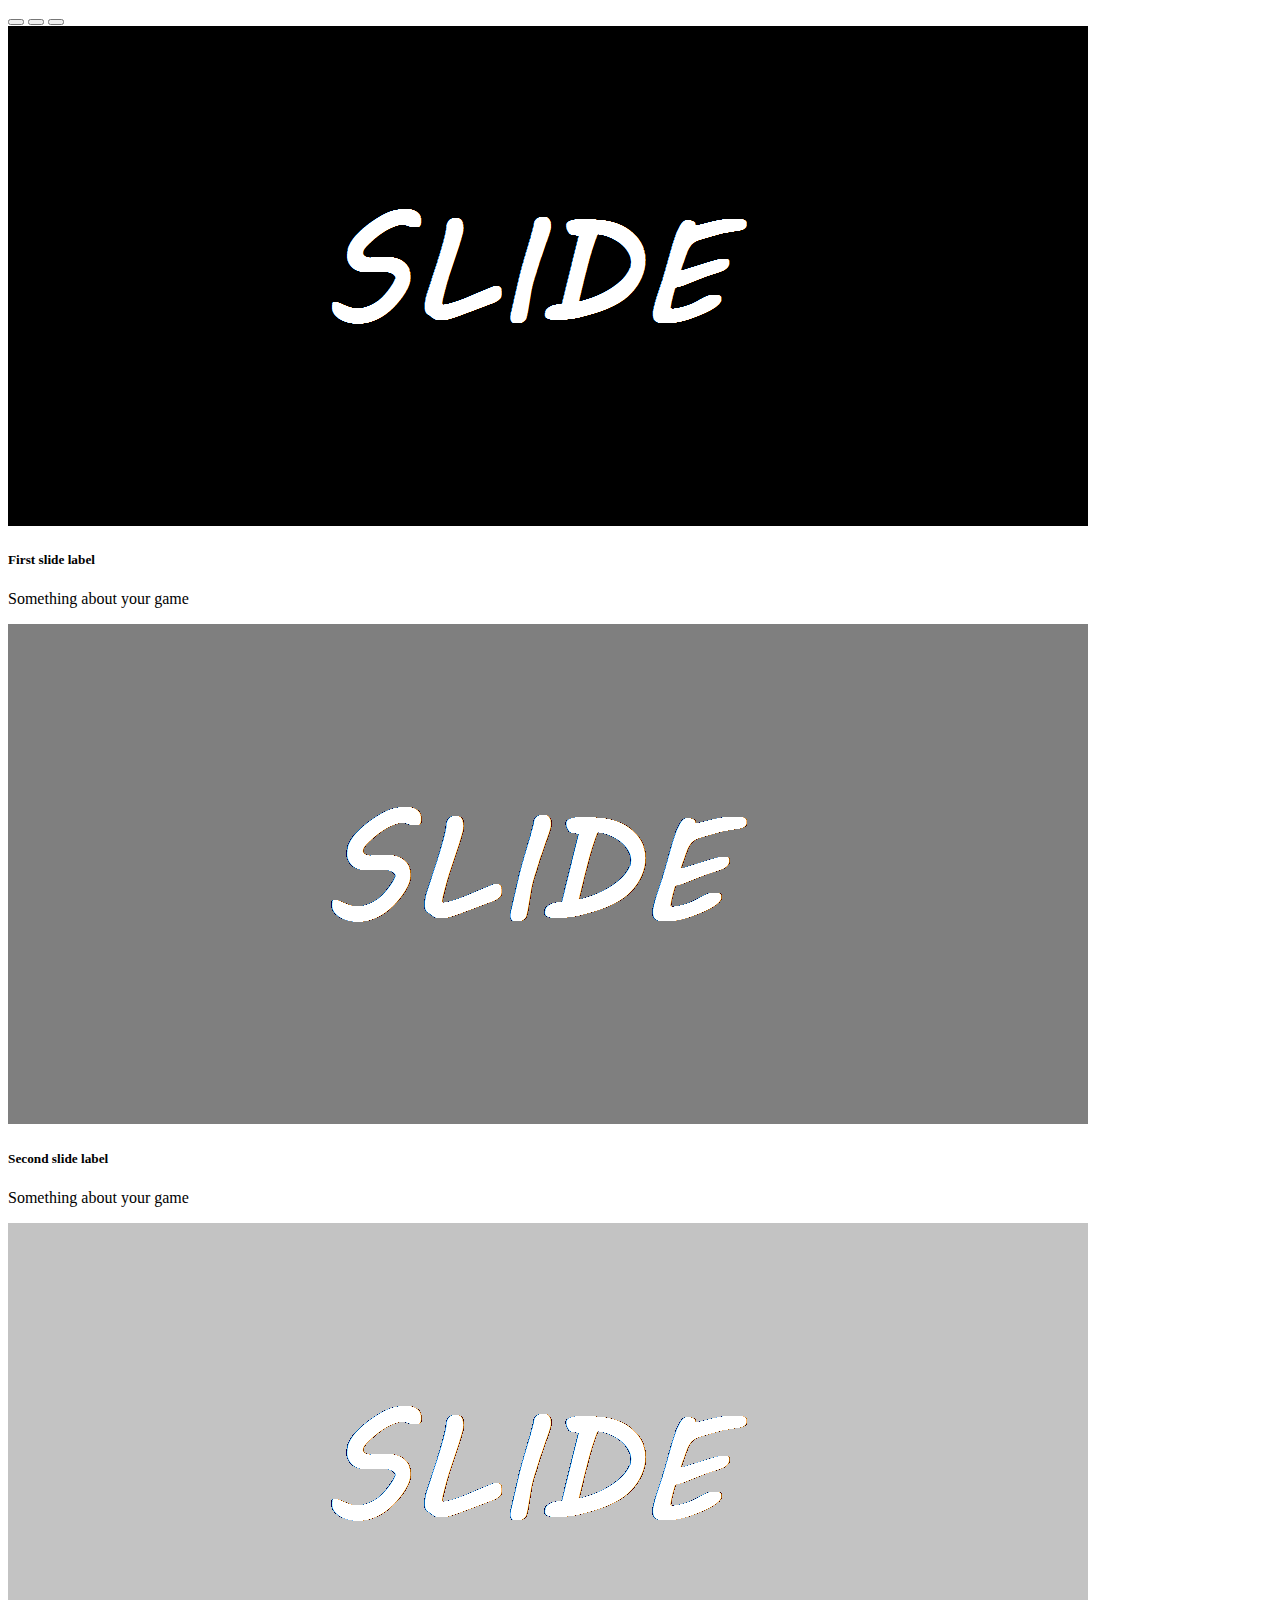
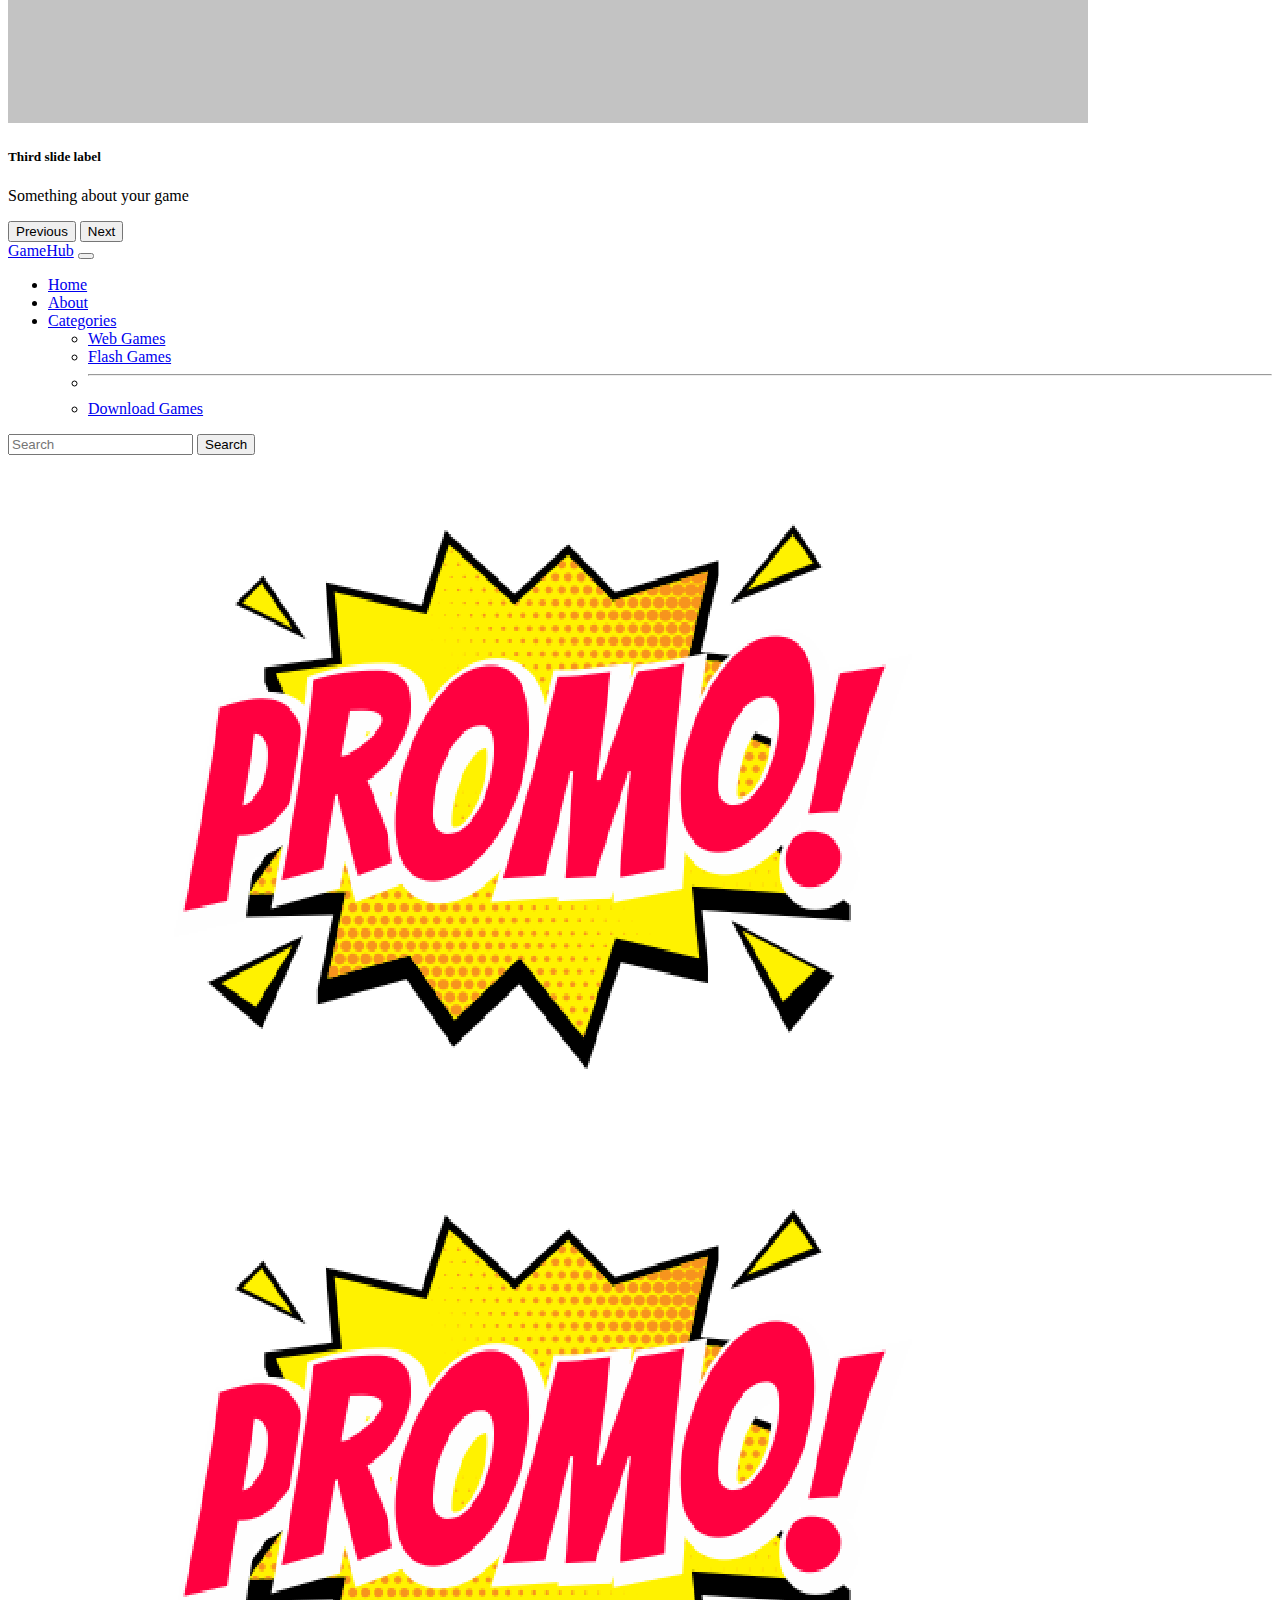
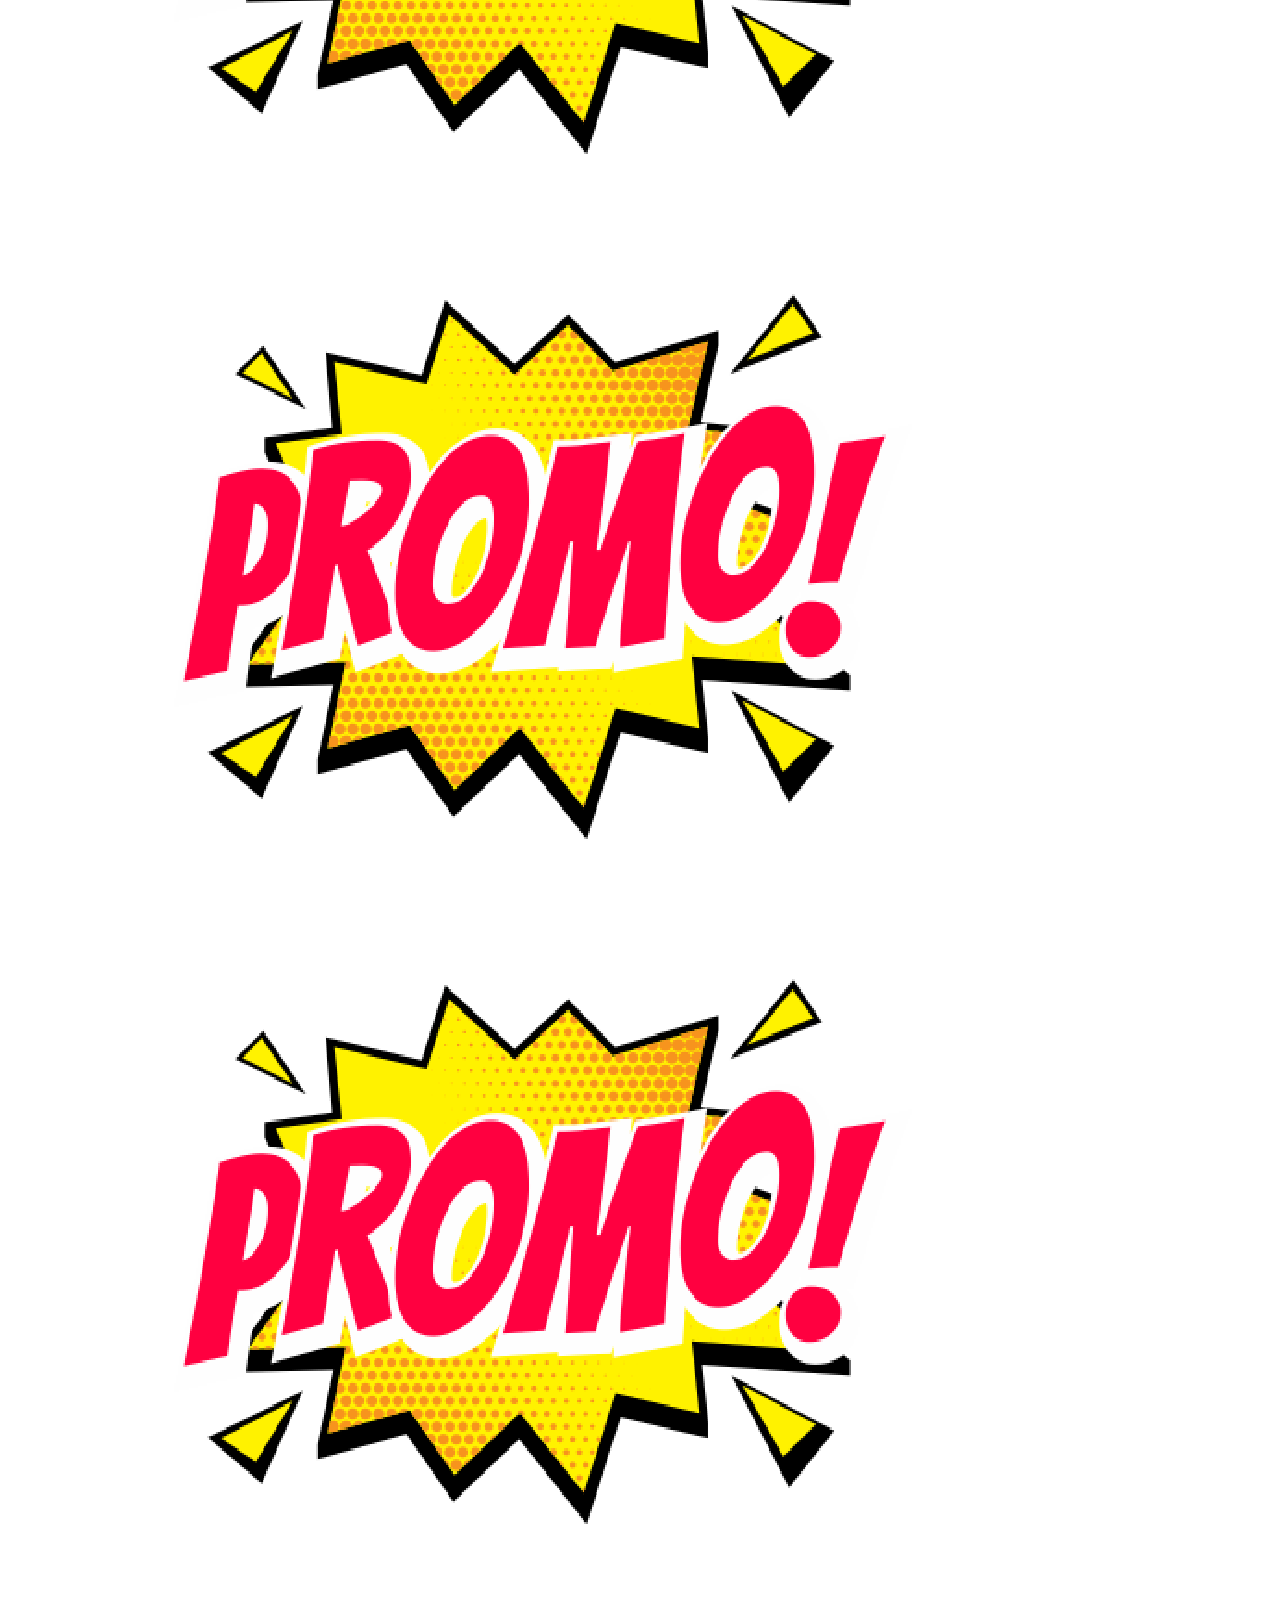
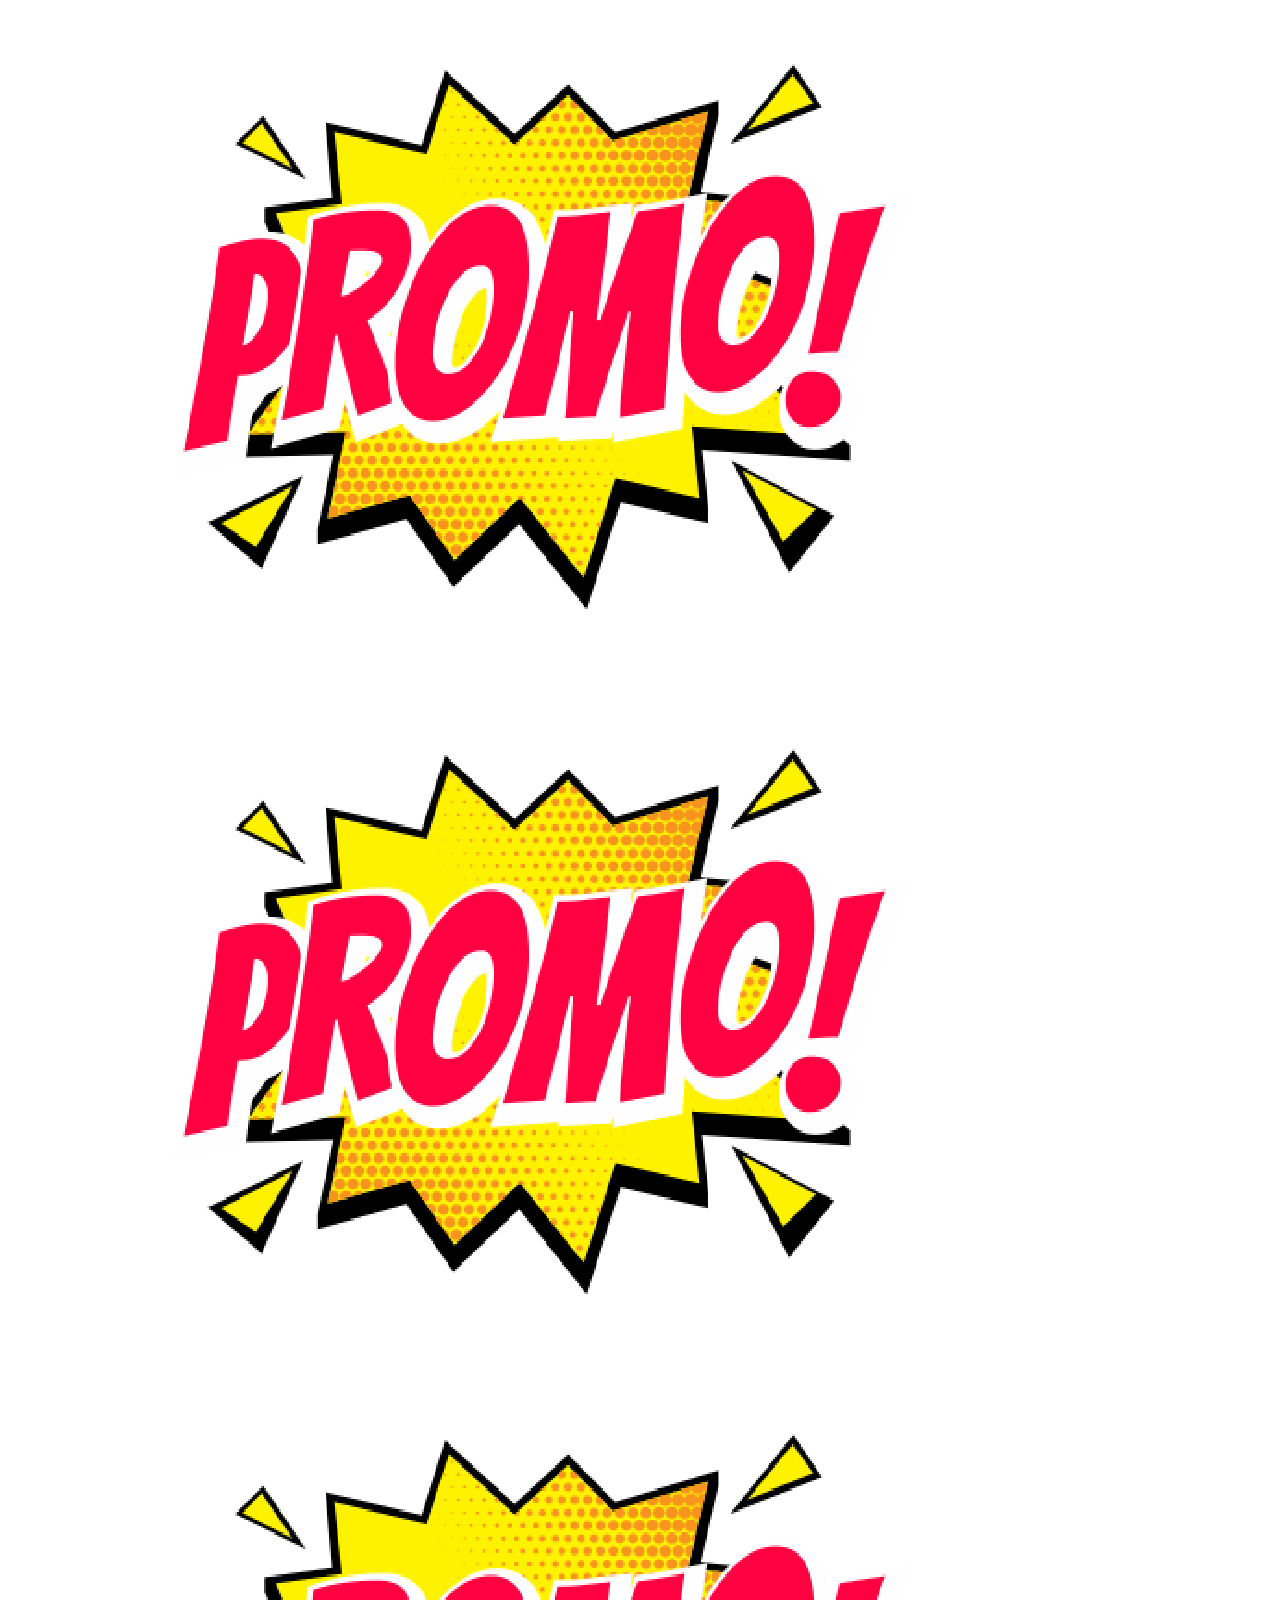
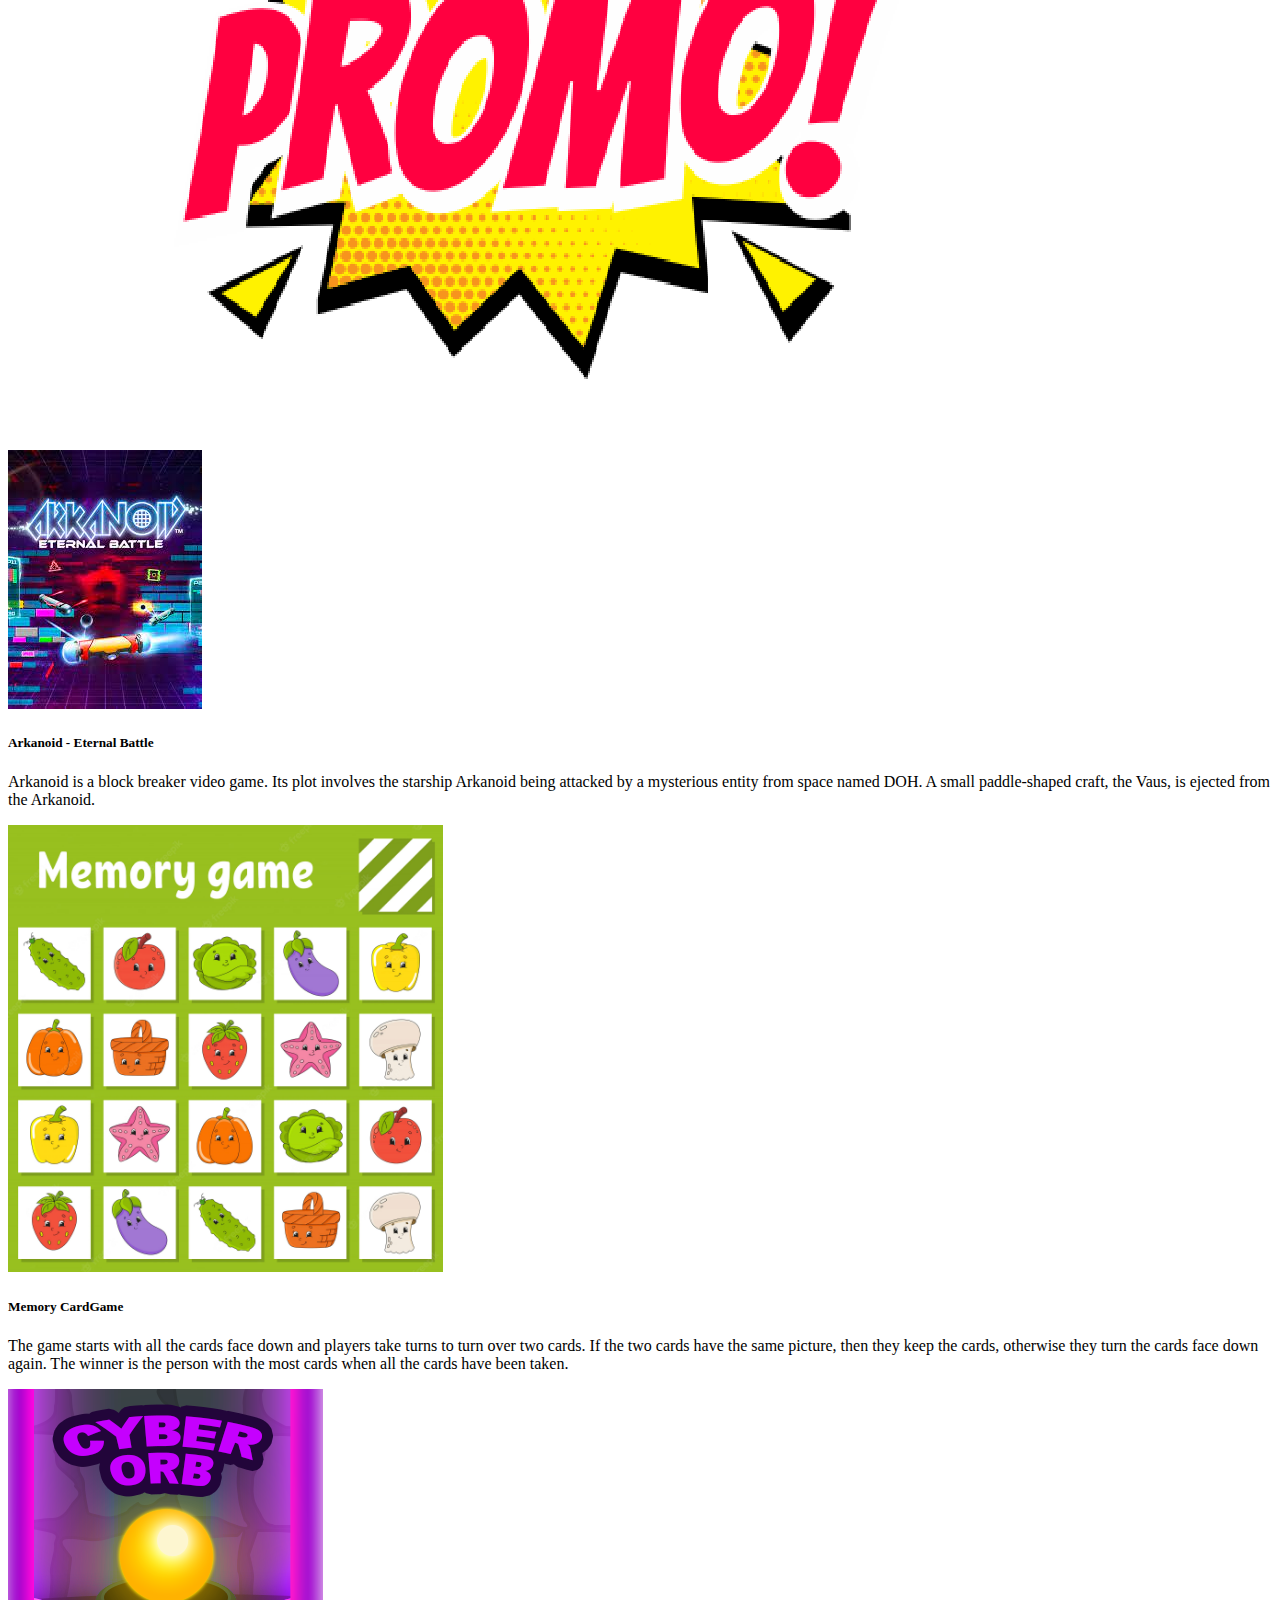
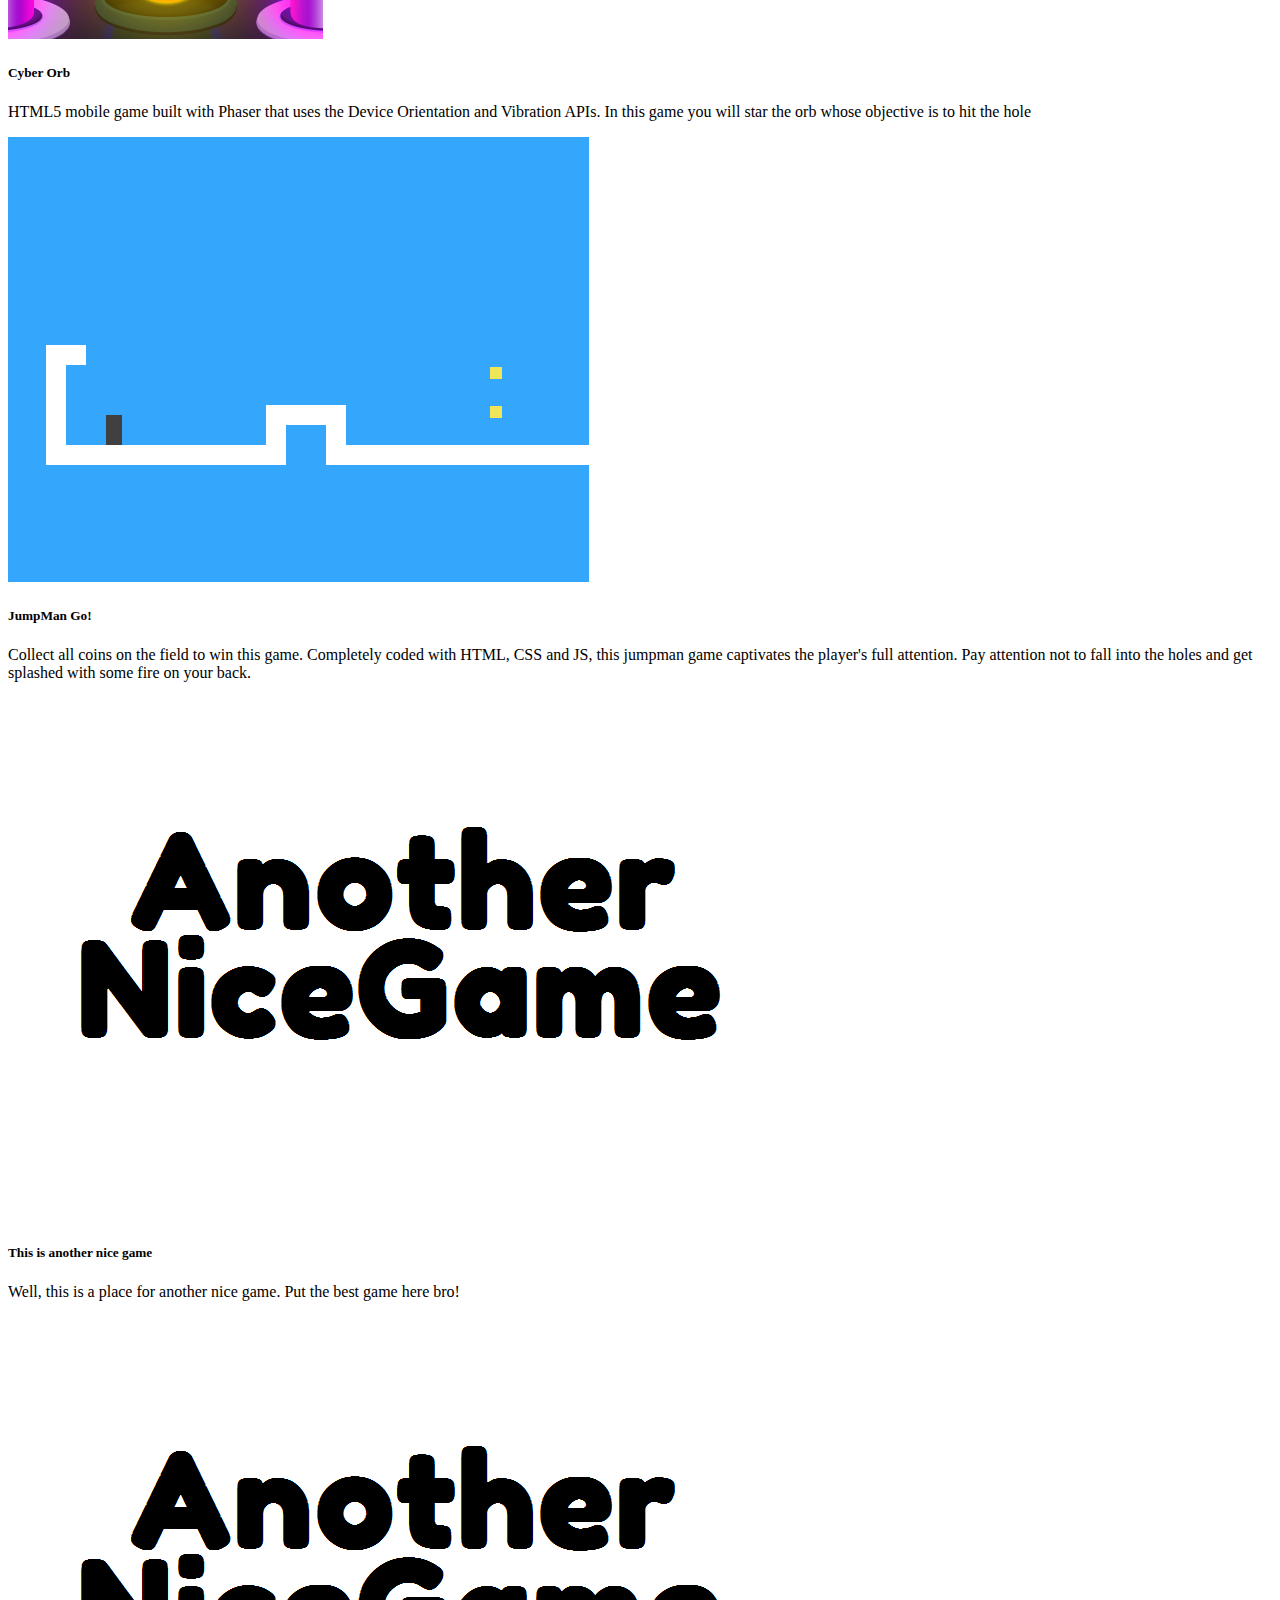
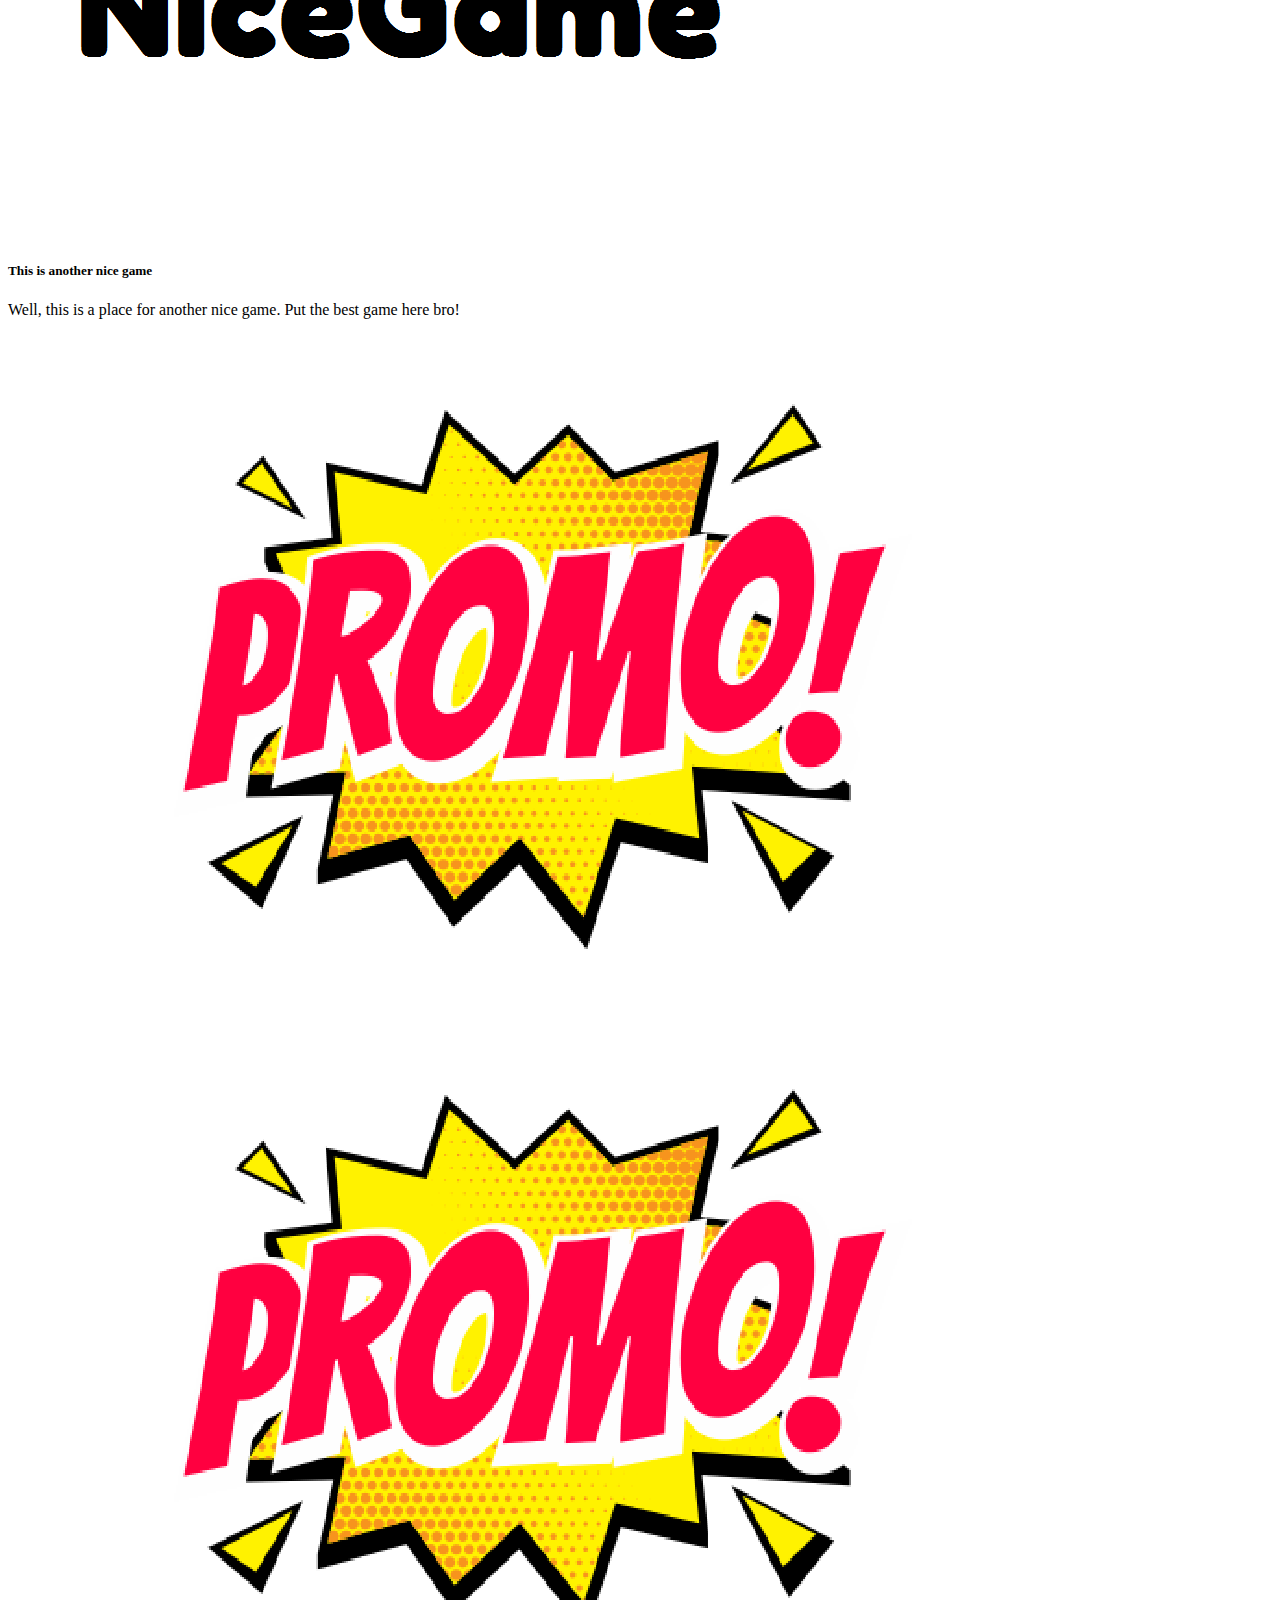
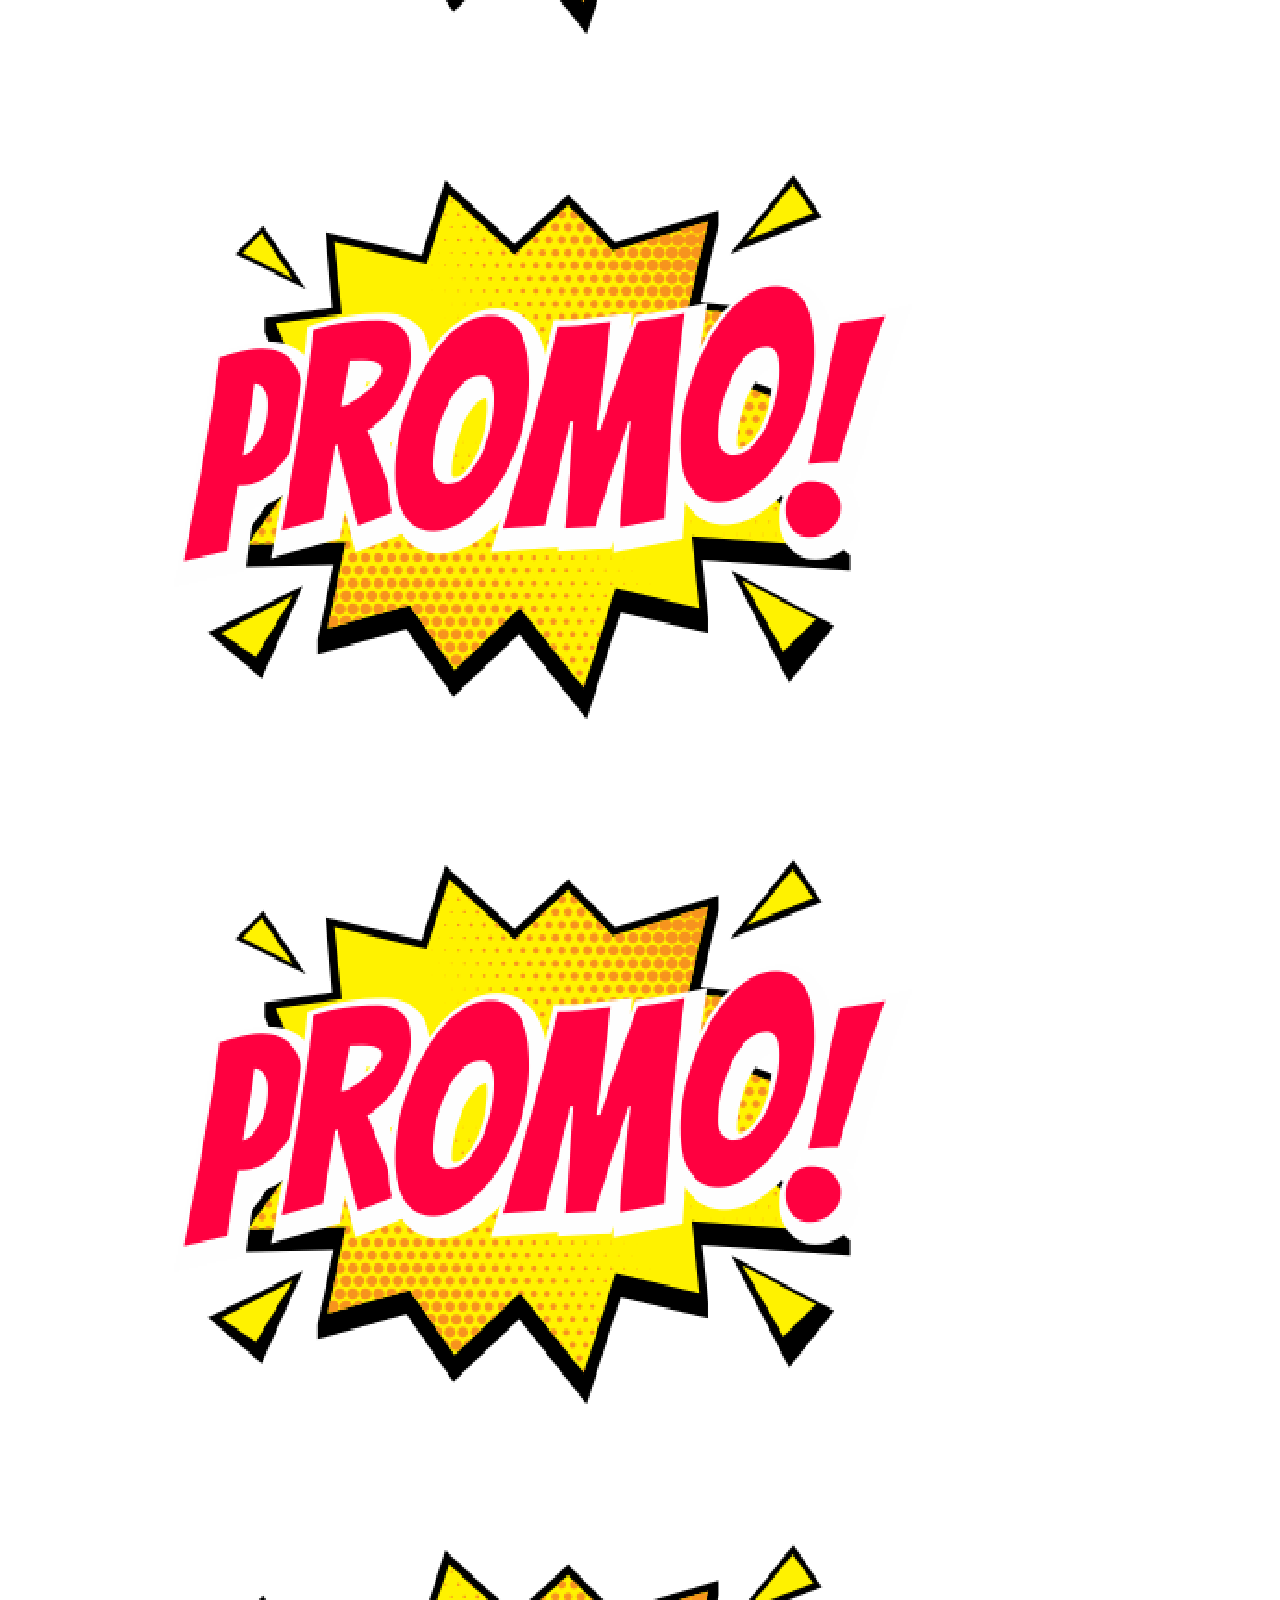
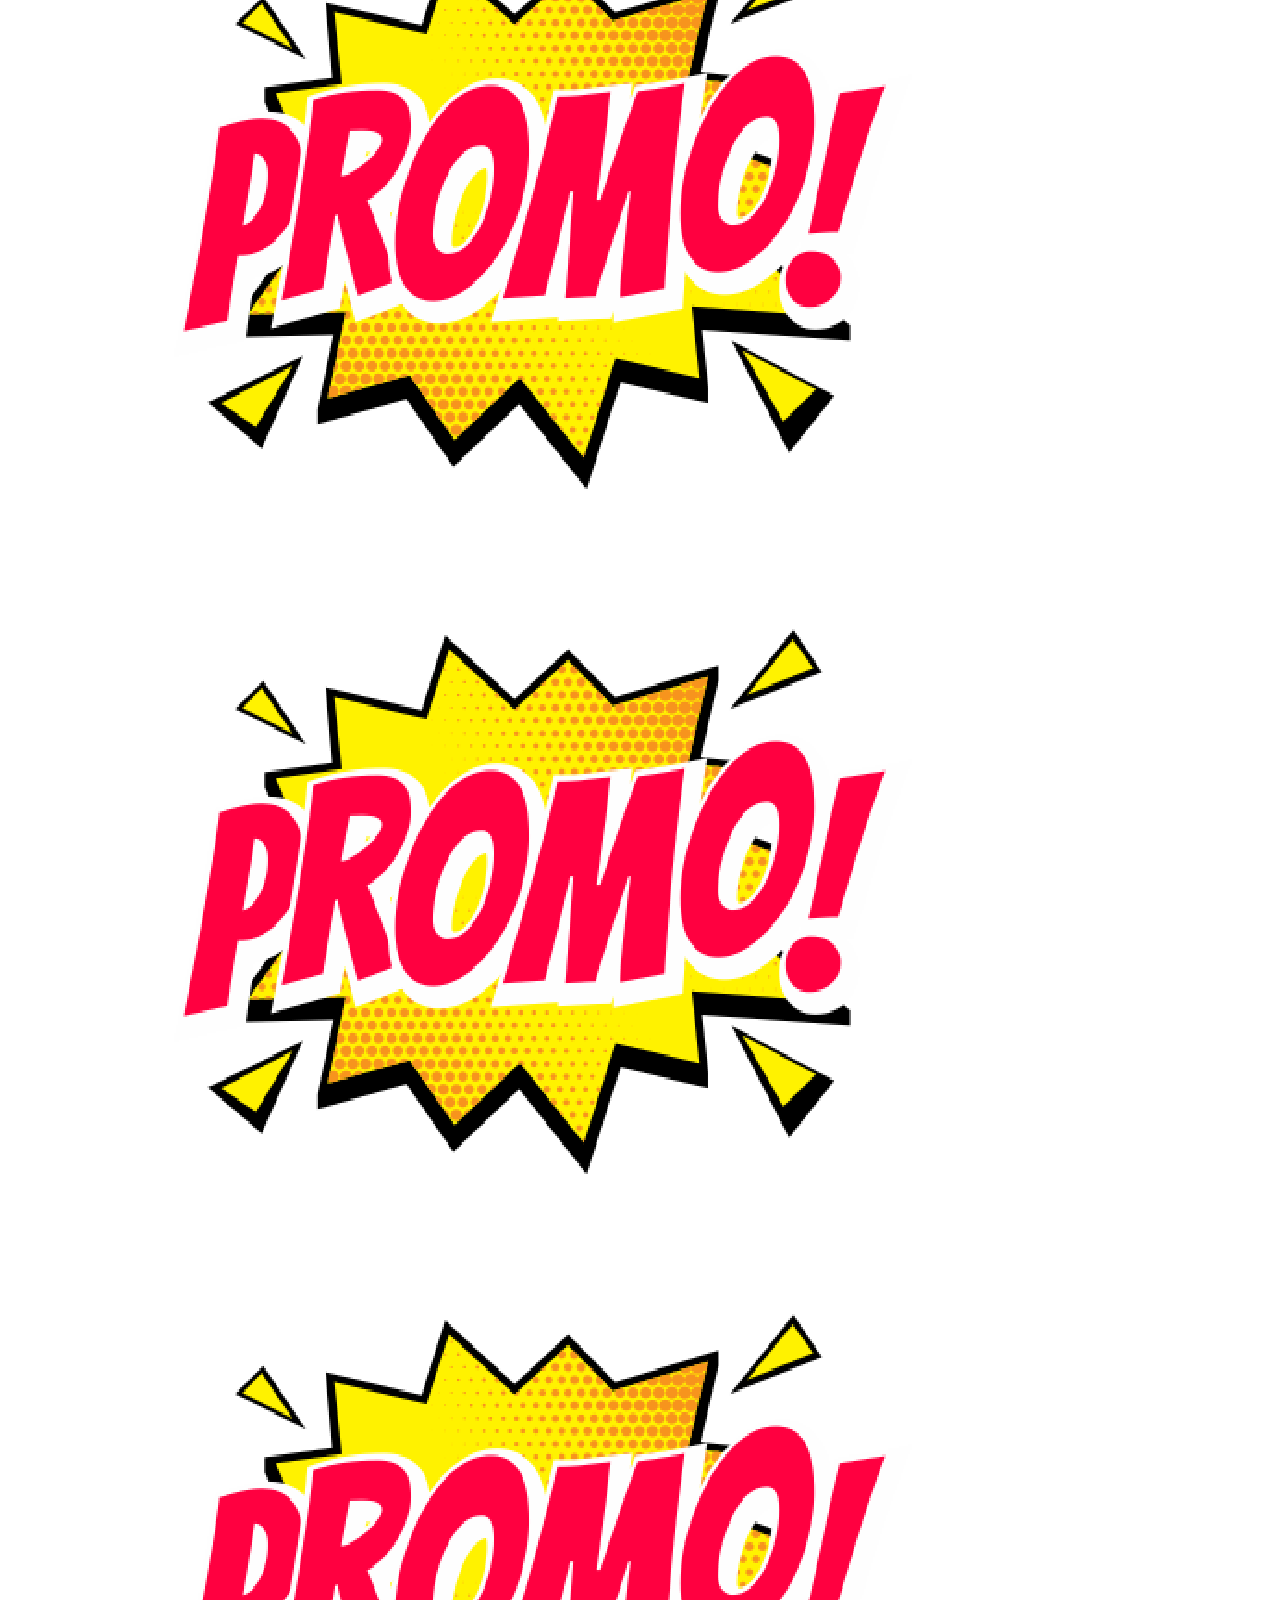
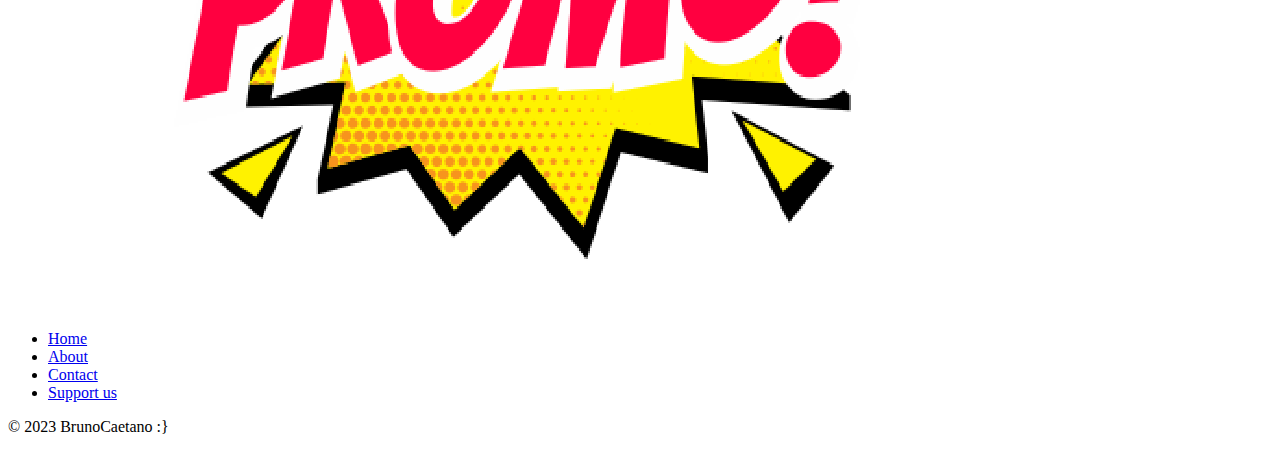
<file: index.html>
<!doctype html>
<html lang="en">
  <head>
    <meta charset="utf-8">
    <meta name="viewport" content="width=device-width, initial-scale=1">
    <title> GameHub </title>
    <link href="https://cdn.jsdelivr.net/npm/bootstrap@5.3.0/dist/css/bootstrap.min.css" rel="stylesheet" integrity="sha384-9ndCyUaIbzAi2FUVXJi0CjmCapSmO7SnpJef0486qhLnuZ2cdeRhO02iuK6FUUVM" crossorigin="anonymous">
    <style>
      .cardHover:hover{
        transform: scale(0.9, 0.9);
        box-shadow: 5px 5px 30px 15px rgba(0,0,0,0.25),
        -5px -5px 30px 15px rgba(0,0,0,0.22);
      }
      @media all and (max-width: 768px) {
        .promo {
          display: none;
        }
      }
    </style>
  </head>
  <body>
    
    <header id="home">
        <div id="carouselExampleCaptions" class="carousel slide" data-bs-ride="carousel">
            <div class="carousel-indicators">
              <button type="button" data-bs-target="#carouselExampleCaptions" data-bs-slide-to="0" class="active" aria-current="true" aria-label="Slide 1"></button>
              <button type="button" data-bs-target="#carouselExampleCaptions" data-bs-slide-to="1" aria-label="Slide 2"></button>
              <button type="button" data-bs-target="#carouselExampleCaptions" data-bs-slide-to="2" aria-label="Slide 3"></button>
            </div>
            <div class="carousel-inner">
              <div class="carousel-item active">
                <img src="img/slide/slide.png" class="d-block w-100" alt="...">
                <div class="carousel-caption d-none d-md-block">
                  <h5>First slide label</h5>
                  <p>Something about your game</p>
                </div>
              </div>
              <div class="carousel-item">
                <img src="img/slide/slide1.png" class="d-block w-100" alt="...">
                <div class="carousel-caption d-none d-md-block">
                  <h5>Second slide label</h5>
                  <p>Something about your game</p>
                </div>
              </div>
              <div class="carousel-item">
                <img src="img/slide/slide2.png" class="d-block w-100" alt="...">
                <div class="carousel-caption d-none d-md-block">
                  <h5>Third slide label</h5>
                  <p>Something about your game</p>
                </div>
              </div>
            </div>
            <button class="carousel-control-prev" type="button" data-bs-target="#carouselExampleCaptions" data-bs-slide="prev">
              <span class="carousel-control-prev-icon" aria-hidden="true"></span>
              <span class="visually-hidden">Previous</span>
            </button>
            <button class="carousel-control-next" type="button" data-bs-target="#carouselExampleCaptions" data-bs-slide="next">
              <span class="carousel-control-next-icon" aria-hidden="true"></span>
              <span class="visually-hidden">Next</span>
            </button>
          </div>
    </header>

    <nav class="navbar navbar-expand-lg bg-body-tertiary">
        <div class="container-fluid">
            <a class="navbar-brand" href="#">GameHub</a>
            <button class="navbar-toggler" type="button" data-bs-toggle="collapse" data-bs-target="#navbarSupportedContent" aria-controls="navbarSupportedContent" aria-expanded="false" aria-label="Toggle navigation">
            <span class="navbar-toggler-icon"></span>
            </button>
            <div class="collapse navbar-collapse" id="navbarSupportedContent">
            <ul class="navbar-nav me-auto mb-2 mb-lg-0">
                <li class="nav-item">
                <a class="nav-link active" aria-current="page" href="#">Home</a>
                </li>
                <li class="nav-item">
                <a class="nav-link" href="#">About</a>
                </li>
                <li class="nav-item dropdown">
                <a class="nav-link dropdown-toggle" href="#" role="button" data-bs-toggle="dropdown" aria-expanded="false">
                    Categories
                </a>
                <ul class="dropdown-menu">
                    <li><a class="dropdown-item" href="#">Web Games</a></li>
                    <li><a class="dropdown-item" href="#">Flash Games</a></li>
                    <li><hr class="dropdown-divider"></li>
                    <li><a class="dropdown-item" href="#">Download Games</a></li>
                </ul>
                </li>
            </ul>
            <form class="d-flex" role="search">
                <input class="form-control me-2" type="search" placeholder="Search" aria-label="Search">
                <button class="btn btn-outline-success" type="submit">Search</button>
            </form>
            </div>
        </div>
    </nav>

    <main class="container-fluid">
      <section class="row">
        <section class="col promo" style="float: left;">
            <img src="img/promo/promo.png" alt="" class="w-100">
            <img src="img/promo/promo.png" alt="" class="w-100">
            <img src="img/promo/promo.png" alt="" class="w-100">
            <img src="img/promo/promo.png" alt="" class="w-100">
            <img src="img/promo/promo.png" alt="" class="w-100">
            <img src="img/promo/promo.png" alt="" class="w-100">
            <img src="img/promo/promo.png" alt="" class="w-100">
        </section>
        <section class="col-7">
            <div class="row row-cols-1 row-cols-md-3 g-4">
                <div class="col">
                  <div class="card h-100 cardHover">
                    <a data-bs-toggle="modal" data-bs-target="#arkanoid" style="cursor:pointer;">
                      <img src="img/game/arkanoid.jpg" class="card-img-top" alt="...">
                    </a>
                    <div class="card-body">
                      <h5 class="card-title">Arkanoid - Eternal Battle</h5>
                      <p class="card-text">
                        Arkanoid is a block breaker video game. Its plot involves the starship Arkanoid being attacked by a mysterious entity from space named DOH. A small paddle-shaped craft, the Vaus, is ejected from the Arkanoid.
                      </p>
                    </div>
                  </div>
                </div>
                <div class="col">
                  <div class="card h-100 cardHover">
                    <a data-bs-toggle="modal" data-bs-target="#memoryjs" style="cursor:pointer;">
                      <img src="img/game/memory.png" class="card-img-top" alt="...">
                    </a>
                    <div class="card-body">
                      <h5 class="card-title">Memory CardGame</h5>
                      <p class="card-text">
                        The game starts with all the cards face down and players take turns to turn over two cards. If the two cards have the same picture, then they keep the cards, otherwise they turn the cards face down again. The winner is the person with the most cards when all the cards have been taken.
                      </p>
                    </div>
                  </div>
                </div>
                <div class="col">
                  <div class="card h-100 cardHover">
                    <a data-bs-toggle="modal" data-bs-target="#cyberorb" style="cursor:pointer;">
                      <img src="img/game/orb.png" class="card-img-top" alt="...">
                    </a> 
                    <div class="card-body">
                      <h5 class="card-title">Cyber Orb</h5>
                      <p class="card-text">
                        HTML5 mobile game built with Phaser that uses the Device Orientation and Vibration APIs. In this game you will star the orb whose objective is to hit the hole
                      </p>
                    </div>
                  </div>
                </div>
                <div class="col">
                  <div class="card h-100 cardHover">
                    <a data-bs-toggle="modal" data-bs-target="#jumpmango" style="cursor:pointer;">
                      <img src="img/game/jumpMan.png" class="card-img-top" alt="...">
                    </a>
                    <div class="card-body">
                      <h5 class="card-title">JumpMan Go!</h5>
                      <p class="card-text">
                        Collect all coins on the field to win this game. Completely coded with HTML, CSS and JS, this jumpman game captivates the player's full attention. Pay attention not to fall into the holes and get splashed with some fire on your back.
                      </p>
                    </div>
                  </div>
                </div>
                <div class="col">
                  <div class="card h-100 cardHover">
                    <a data-bs-toggle="modal" data-bs-target="#another" style="cursor:pointer;">
                      <img src="img/game/anotherNiceGame.png" class="card-img-top" alt="...">
                    </a>
                    <div class="card-body">
                      <h5 class="card-title">This is another nice game</h5>
                      <p class="card-text">
                        Well, this is a place for another nice game. Put the best game here bro!
                      </p>
                    </div>
                  </div>
                </div>
                <div class="col">
                  <div class="card h-100 cardHover">
                      <a data-bs-toggle="modal" data-bs-target="#putGame" style="cursor:pointer;">
                        <img src="img/game/anotherNiceGame.png" class="card-img-top" alt="...">
                      </a>  
                      <div class="card-body">
                      <h5 class="card-title">This is another nice game</h5>
                      <p class="card-text">
                        Well, this is a place for another nice game. Put the best game here bro!
                      </p>
                      </div>
                  </div>
                </div>
            </div>
        </section>
        <section class="col" style="float: right;">
            <img src="img/promo/promo.png" alt="" class="w-100">
            <img src="img/promo/promo.png" alt="" class="w-100">
            <img src="img/promo/promo.png" alt="" class="w-100">
            <img src="img/promo/promo.png" alt="" class="w-100">
            <img src="img/promo/promo.png" alt="" class="w-100">
            <img src="img/promo/promo.png" alt="" class="w-100">
            <img src="img/promo/promo.png" alt="" class="w-100">
        </section>
      </section>
    </main>

    <footer class="py-3 my-4">
        <ul class="nav justify-content-center border-bottom pb-3 mb-3">
          <li class="nav-item"><a href="#home" class="nav-link px-2 text-body-secondary">Home</a></li>
          <li class="nav-item"><a href="#" class="nav-link px-2 text-body-secondary">About</a></li>
          <li class="nav-item"><a href="#" class="nav-link px-2 text-body-secondary">Contact</a></li>
          <li class="nav-item"><a href="#" class="nav-link px-2 text-body-secondary">Support us</a></li>
        </ul>
        <p class="text-center text-body-secondary">&copy; 2023 BrunoCaetano :}</p>
    </footer>
<!-- Modal arkanoid -->
<div class="modal fade" id="arkanoid" tabindex="-1" aria-labelledby="exampleModalFullscreenLabel" style="display: none;" aria-hidden="true">
  <div class="modal-dialog modal-fullscreen">
    <div class="modal-content">
      <div class="modal-header">
        <h1 class="modal-title fs-4" id="exampleModalFullscreenLabel"> Arkanoid </h1>
        <button type="button" class="btn-close" data-bs-dismiss="modal" aria-label="Close" onclick="location.reload();"></button>
      </div>
      <div class="modal-body">
        <iframe src="games/arkanoid.html" width="100%" height="100%"></iframe>
      </div>
      <div class="modal-footer">
        <button type="button" class="btn btn-secondary" data-bs-dismiss="modal" onclick="location.reload();">Close</button>
      </div>
    </div>
  </div>
</div>
<!-- Modal memoryJS -->
<div class="modal fade" id="memoryjs" tabindex="-1" aria-labelledby="exampleModalFullscreenLabel" style="display: none;" aria-hidden="true">
  <div class="modal-dialog modal-fullscreen">
    <div class="modal-content">
      <div class="modal-header">
        <h1 class="modal-title fs-4" id="exampleModalFullscreenLabel"> Memory JS </h1>
        <button type="button" class="btn-close" data-bs-dismiss="modal" aria-label="Close" onclick="location.reload();"></button>
      </div>
      <div class="modal-body">
        <iframe src="games/memoryJS/index.html" width="100%" height="100%"></iframe>
      </div>
      <div class="modal-footer">
        <button type="button" class="btn btn-secondary" data-bs-dismiss="modal" onclick="location.reload();">Close</button>
      </div>
    </div>
  </div>
</div>
<!-- Modal cyber orb -->
<div class="modal fade" id="cyberorb" tabindex="-1" aria-labelledby="exampleModalFullscreenLabel" style="display: none;" aria-hidden="true">
  <div class="modal-dialog modal-fullscreen">
    <div class="modal-content">
      <div class="modal-header">
        <h1 class="modal-title fs-4" id="exampleModalFullscreenLabel"> Cyber Orb </h1>
        <button type="button" class="btn-close" data-bs-dismiss="modal" aria-label="Close" onclick="location.reload();"></button>
      </div>
      <div class="modal-body">
        <iframe src="games/cyberOrb/index.html" width="100%" height="100%"></iframe>
      </div>
      <div class="modal-footer">
        <button type="button" class="btn btn-secondary" data-bs-dismiss="modal" onclick="location.reload();">Close</button>
      </div>
    </div>
  </div>
</div>
<!-- Modal jumpmango-->
<div class="modal fade" id="jumpmango" tabindex="-1" aria-labelledby="exampleModalFullscreenLabel" style="display: none;" aria-hidden="true">
  <div class="modal-dialog modal-fullscreen">
    <div class="modal-content">
      <div class="modal-header">
        <h1 class="modal-title fs-4" id="exampleModalFullscreenLabel"> Jumpman Go! </h1>
        <button type="button" class="btn-close" data-bs-dismiss="modal" aria-label="Close" onclick="location.reload();"></button>
      </div>
      <div class="modal-body">
        <iframe src="games/platform/index.html" width="100%" height="100%"></iframe>
      </div>
      <div class="modal-footer">
        <button type="button" class="btn btn-secondary" data-bs-dismiss="modal" onclick="location.reload();">Close</button>
      </div>
    </div>
  </div>
</div>
<!-- Modal another nice game -->
<div class="modal fade" id="another" tabindex="-1" aria-labelledby="exampleModalFullscreenLabel" style="display: none;" aria-hidden="true">
  <div class="modal-dialog modal-fullscreen">
    <div class="modal-content">
      <div class="modal-header">
        <h1 class="modal-title fs-4" id="exampleModalFullscreenLabel"> Another Nice Game </h1>
        <button type="button" class="btn-close" data-bs-dismiss="modal" aria-label="Close" onclick="location.reload();"></button>
      </div>
      <div class="modal-body">
        <h1> Well, this is a place for another nice game. Put the best game here bro! </h1>
      </div>
      <div class="modal-footer">
        <button type="button" class="btn btn-secondary" data-bs-dismiss="modal" onclick="location.reload();">Close</button>
      </div>
    </div>
  </div>
</div>
    <script src="https://cdn.jsdelivr.net/npm/bootstrap@5.3.0/dist/js/bootstrap.bundle.min.js" integrity="sha384-geWF76RCwLtnZ8qwWowPQNguL3RmwHVBC9FhGdlKrxdiJJigb/j/68SIy3Te4Bkz" crossorigin="anonymous"></script>
  </body>
</html>
</file>
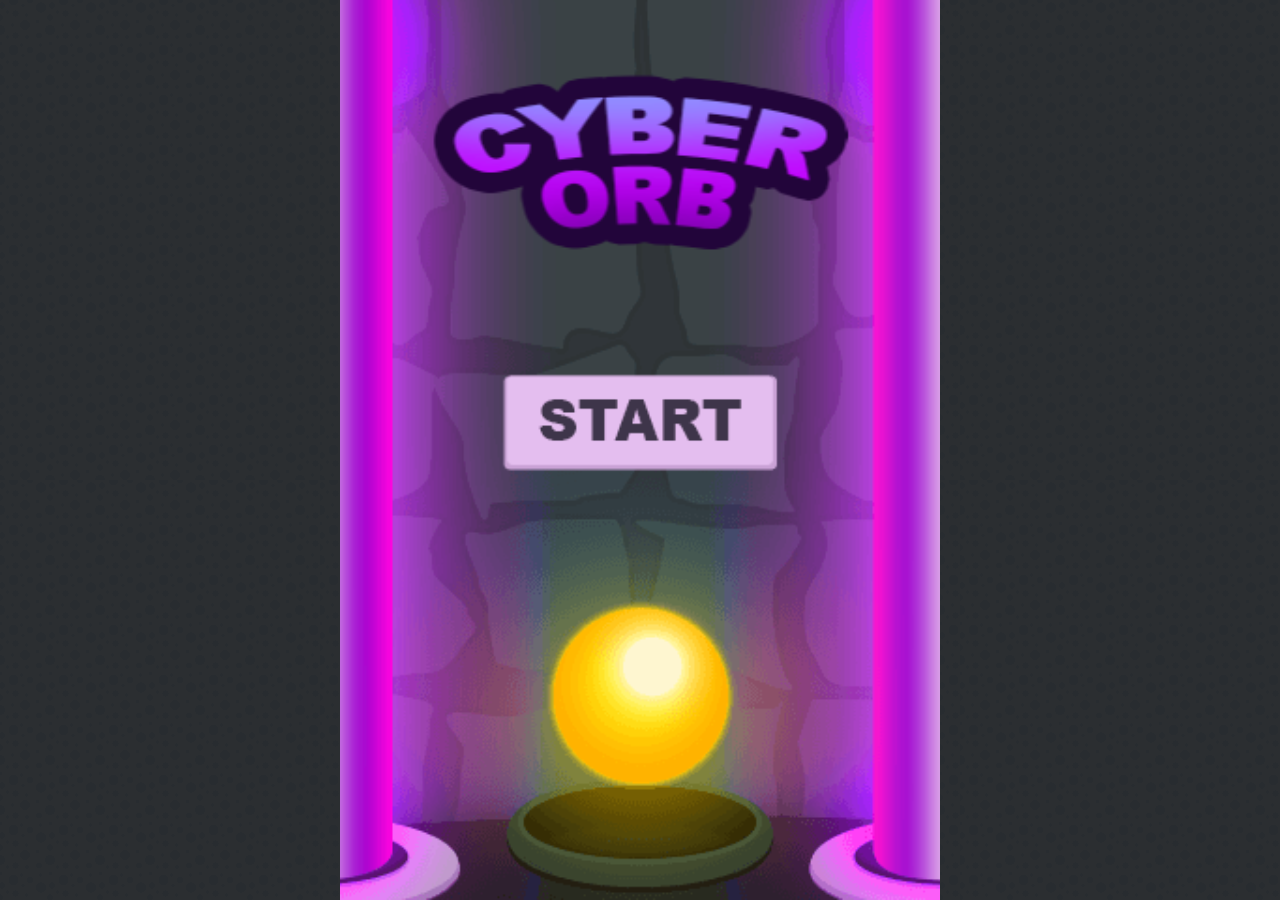
<file: games/cyberOrb/index.html>
<!DOCTYPE html>
<html>
<head>
	<meta charset="utf-8" />
	<title>Cyber Orb demo</title>
	<link rel="shortcut icon" href="favicon.png" type="image/x-icon" />
	<style> body { margin: 0; background: #2B2E31 url(img/screen-bg.png) repeat; } </style>
	<script src="src/phaser-arcade-physics.2.2.2.min.js"></script>
	<script src="src/Boot.js"></script>
	<script src="src/Preloader.js"></script>
	<script src="src/MainMenu.js"></script>
	<script src="src/Howto.js"></script>
	<script src="src/Game.js"></script>
</head>
<body>
<script>
(function() {
	var game = new Phaser.Game(320, 480, Phaser.CANVAS, 'game');
	game.state.add('Boot', Ball.Boot);
	game.state.add('Preloader', Ball.Preloader);
	game.state.add('MainMenu', Ball.MainMenu);
	game.state.add('Howto', Ball.Howto);
	game.state.add('Game', Ball.Game);
	game.state.start('Boot');
})();
</script>
</body>
</html>
</file>
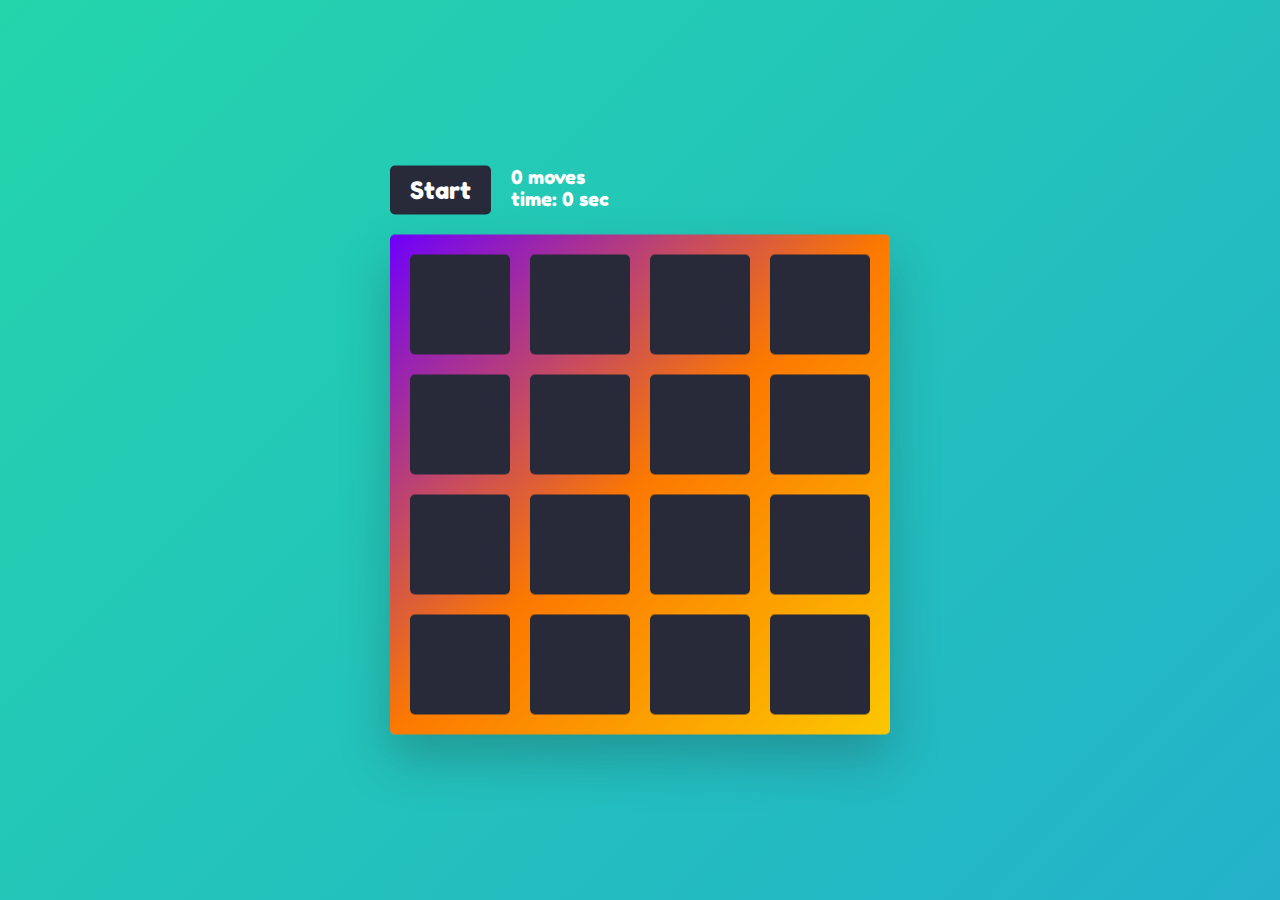
<file: games/memoryJS/index.html>
<!DOCTYPE html>
<html lang="en">
    <head>
        <meta charset="UTF-8">
        <meta http-equiv="X-UA-Compatible" content="IE=edge">
        <meta name="viewport" content="width=device-width, initial-scale=1.0">
        <title>🧠 MemoryJS</title>
        <link rel="stylesheet" href="assets/styles.css"/>
        <script src="assets/game.js" defer></script>
    </head>
    <body>
        <div class="game">
            <div class="controls">
                <button>Start</button>
                <div class="stats">
                    <div class="moves">0 moves</div>
                    <div class="timer">time: 0 sec</div>
                </div>
            </div>
            <div class="board-container">
                <div class="board" data-dimension="4">
                	<div class="card">
                		<div class="card-front"></div>
                		<div class="card-back">${item}</div>
                	</div>
                </div>
                <div class="win">You won!</div>
            </div>
        </div>
    </body>
</html>
</file>
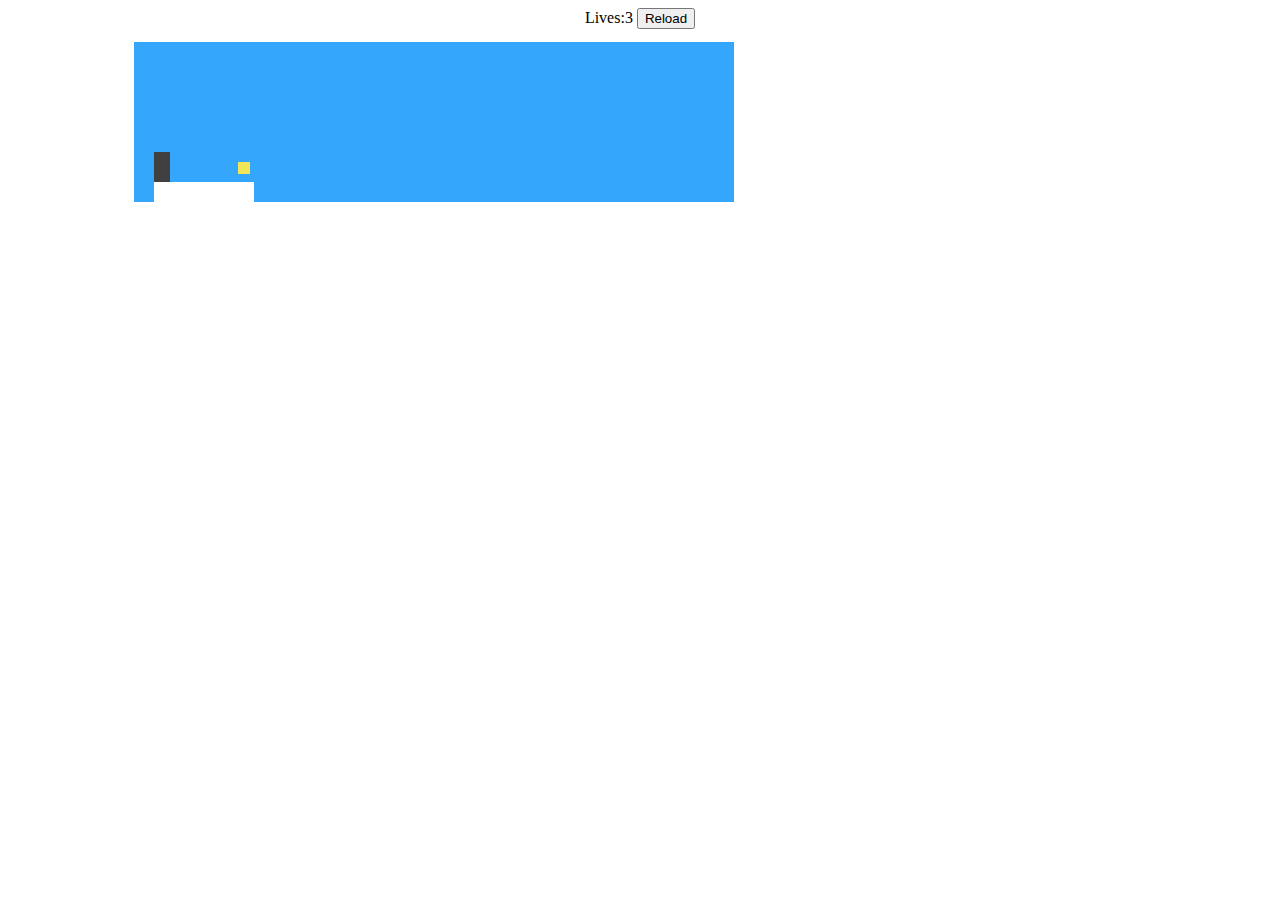
<file: games/platform/index.html>
<!DOCTYPE html>
<html>
<head>
	<meta charset="utf-8">
	<meta name="viewport" content="width=device-width, initial-scale=1">
	<link rel="stylesheet" type="text/css" href="style.css">
	<title> BSC - PlatForm </title>
</head>
<body>
<center>
<div id='status'>
	Lives:<span id="lives"></span>
	<button onclick="window.location.reload();">Reload</button>
</div>
</center>
<script type="text/javascript" src="action.js"></script>

</body>
</html>
</file>
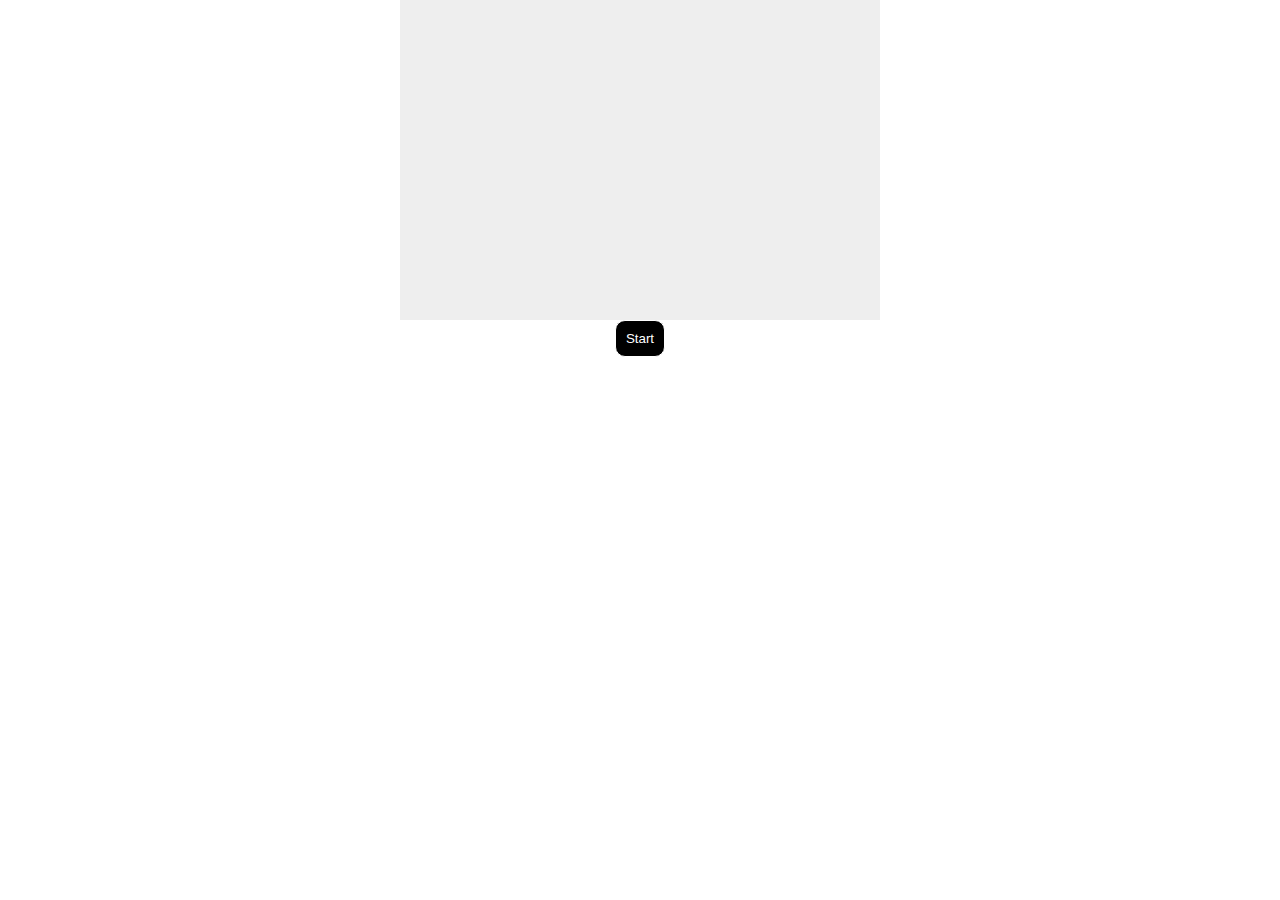
<file: games/arkanoid.html>
<!DOCTYPE html>
<html lang="es-US">
	<head>
		<meta charset="utf-8">
		<title> GameDev Canvas WorkShop </title>
		<style>
			*{
				padding:  0;
				margin:  0;
			}
			canvas {
				background:  #eee;
				display:  block;
				margin:  0 auto;
			}
      #btnStart{
        display: block;
        padding: 10px;
        background: black;
        color: white;
        border-radius: 10px;
        border: 1px solid white;
      }
		</style>
	</head>
	<body>
		<canvas id="myCanvas" width="480" height="320">
        
    </canvas>
    <center>
      <button id="btnStart" onclick="draw();"> Start </button>
    </center>
		<script>
			// JavaScript code goes here
var canvas = document.getElementById("myCanvas");
var ctx = canvas.getContext("2d");
var ballRadius = 10;
var x = canvas.width/2;
var y = canvas.height-30;
var dx = 2;
var dy = -2;
var paddleHeight = 10;
var paddleWidth = 75;
var paddleX = (canvas.width-paddleWidth)/2;
var rightPressed = false;
var leftPressed = false;
var brickRowCount = 5;
var brickColumnCount = 3;
var brickWidth = 75;
var brickHeight = 20;
var brickPadding = 10;
var brickOffsetTop = 30;
var brickOffsetLeft = 30;
var score = 0;
var lives = 3;

var bricks = [];
for(var c=0; c<brickColumnCount; c++) {
  bricks[c] = [];
  for(var r=0; r<brickRowCount; r++) {
    bricks[c][r] = { x: 0, y: 0, status: 1 };
  }
}

document.addEventListener("keydown", keyDownHandler, false);
document.addEventListener("keyup", keyUpHandler, false);
document.addEventListener("mousemove", mouseMoveHandler, false);

function keyDownHandler(e) {
    if(e.key == "Right" || e.key == "ArrowRight") {
        rightPressed = true;
    }
    else if(e.key == "Left" || e.key == "ArrowLeft") {
        leftPressed = true;
    }
}

function keyUpHandler(e) {
    if(e.key == "Right" || e.key == "ArrowRight") {
        rightPressed = false;
    }
    else if(e.key == "Left" || e.key == "ArrowLeft") {
        leftPressed = false;
    }
}

function mouseMoveHandler(e) {
  var relativeX = e.clientX - canvas.offsetLeft;
  if(relativeX > 0 && relativeX < canvas.width) {
    paddleX = relativeX - paddleWidth/2;
  }
}
function collisionDetection() {
  for(var c=0; c<brickColumnCount; c++) {
    for(var r=0; r<brickRowCount; r++) {
      var b = bricks[c][r];
      if(b.status == 1) {
        if(x > b.x && x < b.x+brickWidth && y > b.y && y < b.y+brickHeight) {
          dy = -dy;
          b.status = 0;
          score++;
          if(score == brickRowCount*brickColumnCount) {
            alert("YOU WIN, CONGRATS!");
            document.location.reload();
          }
        }
      }
    }
  }
}

function drawBall() {
  ctx.beginPath();
  ctx.arc(x, y, ballRadius, 0, Math.PI*2);
  ctx.fillStyle = "#0095DD";
  ctx.fill();
  ctx.closePath();
}
function drawPaddle() {
  ctx.beginPath();
  ctx.rect(paddleX, canvas.height-paddleHeight, paddleWidth, paddleHeight);
  ctx.fillStyle = "#0095DD";
  ctx.fill();
  ctx.closePath();
}
function drawBricks() {
  for(var c=0; c<brickColumnCount; c++) {
    for(var r=0; r<brickRowCount; r++) {
      if(bricks[c][r].status == 1) {
        var brickX = (r*(brickWidth+brickPadding))+brickOffsetLeft;
        var brickY = (c*(brickHeight+brickPadding))+brickOffsetTop;
        bricks[c][r].x = brickX;
        bricks[c][r].y = brickY;
        ctx.beginPath();
        ctx.rect(brickX, brickY, brickWidth, brickHeight);
        ctx.fillStyle = "#0095DD";
        ctx.fill();
        ctx.closePath();
      }
    }
  }
}
function drawScore() {
  ctx.font = "16px Arial";
  ctx.fillStyle = "#0095DD";
  ctx.fillText("Score: "+score, 8, 20);
}
function drawLives() {
  ctx.font = "16px Arial";
  ctx.fillStyle = "#0095DD";
  ctx.fillText("Lives: "+lives, canvas.width-65, 20);
}

function draw() {
  ctx.clearRect(0, 0, canvas.width, canvas.height);
  drawBricks();
  drawBall();
  drawPaddle();
  drawScore();
  drawLives();
  collisionDetection();

  document.getElementById('btnStart').style.display = "none";

  if(x + dx > canvas.width-ballRadius || x + dx < ballRadius) {
    dx = -dx;
  }
  if(y + dy < ballRadius) {
    dy = -dy;
  }
  else if(y + dy > canvas.height-ballRadius) {
    if(x > paddleX && x < paddleX + paddleWidth) {
      dy = -dy;
    }
    else {
      lives--;
      if(!lives) {
        alert("GAME OVER");
        document.location.reload();
      }
      else {
        x = canvas.width/2;
        y = canvas.height-30;
        dx = 3;
        dy = -3;
        paddleX = (canvas.width-paddleWidth)/2;
      }
    }
  }

  if(rightPressed && paddleX < canvas.width-paddleWidth) {
    paddleX += 7;
  }
  else if(leftPressed && paddleX > 0) {
    paddleX -= 7;
  }

  x += dx;
  y += dy;
  requestAnimationFrame(draw);
}

//draw();

		</script>
	</body>
</file>
<file: games/memoryJS/assets/styles.css>
@font-face {
    font-family: Fredoka;
    src: url(./FredokaOne-Regular.ttf);
}

html {
    width: 100%;
    height: 100%;
    background: linear-gradient(-45deg, #ee7752, #e73c7e, #23a6d5, #23d5ab);
    background-size: 400% 400%;
    animation: psycho 15s ease infinite;
    font-family: Fredoka;
}
@keyframes psycho{
	0% {
		background-position: 0% 50%;
	}
	50% {
		background-position: 100% 50%;
	}
	100% {
		background-position: 0% 50%;
	}
}

.game {
    position: absolute;
    top: 50%;
    left: 50%;
    transform: translate(-50%, -50%);
}

.controls {
    display: flex;
    gap: 20px;
    margin-bottom: 20px;
}

button {
    background: #282A3A;
    color: #FFF;
    border-radius: 5px;
    padding: 10px 20px;
    border: 0;
    cursor: pointer;
    font-family: Fredoka;
    font-size: 18pt;
}

.disabled {
    color: #757575;
}

.stats {
    color: #FFF;
    font-size: 14pt;
}

.board-container {
    position: relative;
}

.board,
.win {
    border-radius: 5px;
    box-shadow: 0 25px 50px rgb(33 33 33 / 25%);
    background: linear-gradient(135deg,  #6f00fc 0%,#fc7900 50%,#fcc700 100%);
    transition: transform .6s cubic-bezier(0.4, 0.0, 0.2, 1);
    backface-visibility: hidden;
}

.board {
    padding: 20px;
    display: grid;
    grid-template-columns: repeat(4, auto);
    grid-gap: 20px;
}

.board-container.flipped .board {
    transform: rotateY(180deg) rotateZ(50deg);
}

.board-container.flipped .win {
    transform: rotateY(0) rotateZ(0);
}

.card {
    position: relative;
    width: 100px;
    height: 100px;
    cursor: pointer;
}

.card-front,
.card-back {
    position: absolute;
    border-radius: 5px;
    width: 100%;
    height: 100%;
    background: #282A3A;
    transition: transform .6s cubic-bezier(0.4, 0.0, 0.2, 1);
    backface-visibility: hidden;
}

.card-back {
    transform: rotateY(180deg) rotateZ(50deg);
    font-size: 28pt;
    user-select: none;
    text-align: center;
    line-height: 100px;
    background: #FDF8E6;
}

.card.flipped .card-front {
    transform: rotateY(180deg) rotateZ(50deg);
}

.card.flipped .card-back {
    transform: rotateY(0) rotateZ(0);
}

.win {
    position: absolute;
    top: 0;
    left: 0;
    width: 100%;
    height: 100%;
    text-align: center;
    background: #FDF8E6;
    transform: rotateY(180deg) rotateZ(50deg);
}

.win-text {
    position: absolute;
    top: 50%;
    left: 50%;
    transform: translate(-50%, -50%);
    font-size: 21pt;
    color: #282A3A;
}

.highlight {
    color: #6f00fc;
}
</file>
<file: games/platform/style.css>
.background {
  background: rgb(52, 166, 251);
  table-layout: fixed;
  border-spacing: 0;
}
.background td { padding: 0; }
.lava { background: rgb(255, 100, 100); }
.wall { background: white; }
.actor { position: absolute; }
.coin { background: rgb(241, 229, 89); }
.player { background: rgb(64, 64, 64); }
.lost .player { background: rgb(160, 64, 64); }
.won .player {
  box-shadow: -4px -7px 8px white, 4px -7px 8px white;
}
.game {
  overflow: hidden;
  max-width: 600px;
  max-height: 450px;
  position: relative;
  margin-top: 1%;
  margin-left: 10%;
}
</file>
